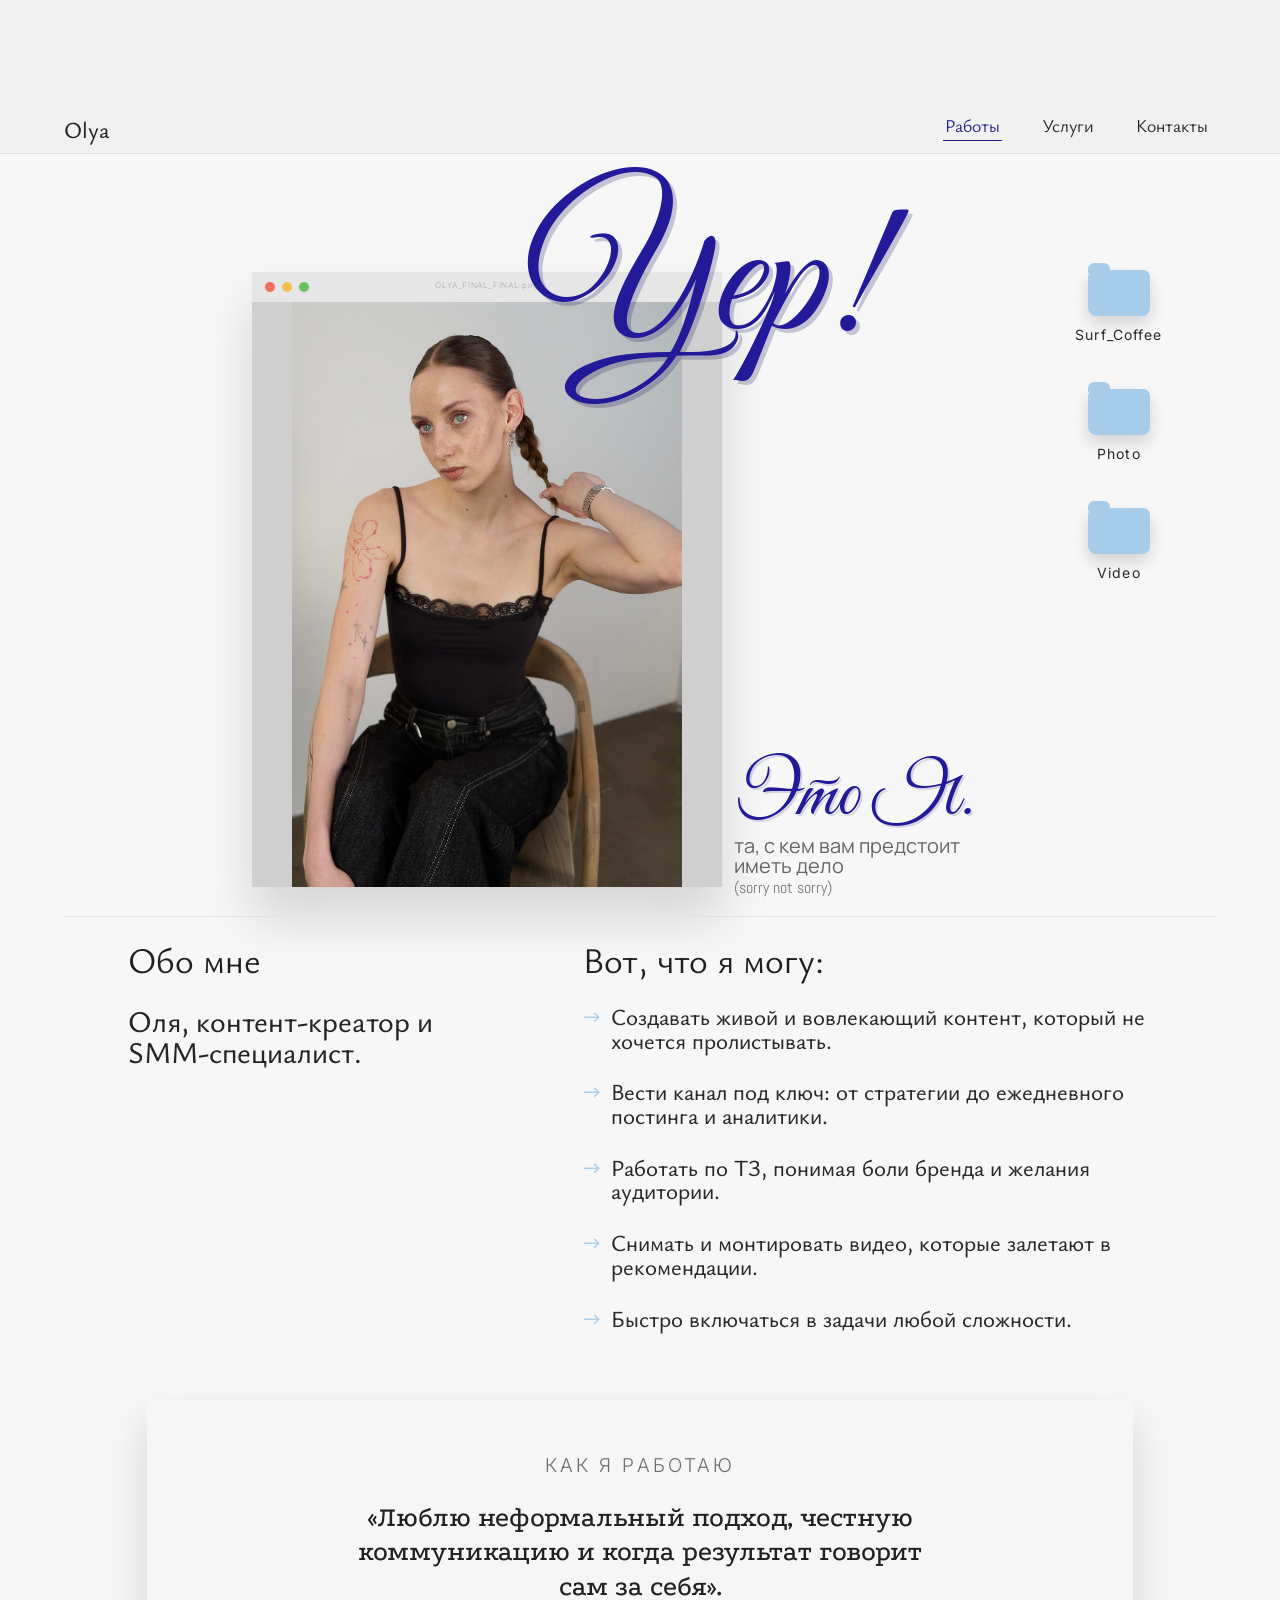
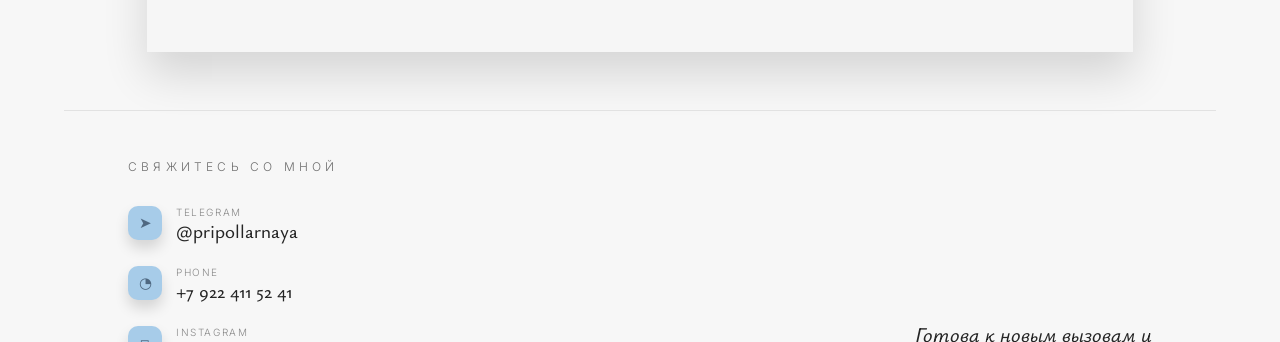
<file: index.html>
<!DOCTYPE html>
<html lang="ru">
<head>
  <meta charset="UTF-8" />
  <meta name="viewport" content="width=device-width, initial-scale=1.0" />
  <title>Olya Portfolio</title>

  <link rel="apple-touch-icon" sizes="180x180" href="./icons/apple-touch-icon.png">
  <link rel="icon" type="image/png" sizes="32x32" href="./icons/favicon-32x32.png">
  <!-- <link rel="icon" type="image/png" sizes="16x16" href="./icons/favicon-16x16.png"> -->
  <link rel="icon" href="./icons/favicon.ico">
  <link rel="shortcut icon" href="./icons/favicon.ico">
  <link rel="manifest" href="./icons/site.webmanifest">
  <meta name="theme-color" content="#ffffff">

  <link rel="preconnect" href="https://fonts.googleapis.com">
  <link rel="preconnect" href="https://fonts.gstatic.com" crossorigin>
  <link href="https://fonts.googleapis.com/css2?family=ABeeZee:ital@0;1&family=Abel&family=Bad+Script&family=Caveat:wght@400&family=Golos+Text:wght@400;500;600;700&family=Great+Vibes&family=Inter:wght@300;400;500;600;700&family=Kristi&family=Manrope:wght@300;400;500;600;700&family=Marck+Script&family=Neucha&family=Onest:wght@300;400;500;600;700&family=Ysabeau:ital,wght@0,1..1000;1,1..1000&display=swap" rel="stylesheet"><link rel="stylesheet" href="styles.css" />
  <link href="https://fonts.googleapis.com/css2?family=Podkova:wght@400;500;600;700;800&display=swap" rel="stylesheet">
  <link rel="stylesheet" href="styles.css" />
</head>
<body>
  <div class="page">
    <header class="site-header" id="home" data-section>
      <div class="logo">Olya</div>

      <nav class="main-nav" aria-label="Главное меню">
        <a class="active" href="#works">Работы</a>
        <a href="#services">Услуги</a>
        <a href="#contacts">Контакты</a>
      </nav>
    </header>

    <main>
      <section class="hero reveal" id="works" data-section>
        <div class="hero-main">
          <div class="photo-window">
            <div class="window-bar">
              <span class="dot red"></span>
              <span class="dot yellow"></span>
              <span class="dot green"></span>
              <span class="window-title">OLYA_FINAL_FINAL.png</span>
            </div>

            <div class="portrait">
              <img src="./images/olya.JPG" alt="Оля">
            </div>
          </div>

          <div class="hero-yep" data-motion>Yep!</div>

          <div class="hero-about" data-motion>
            <div class="hero-about-title">Это Я.</div>

            <div class="hero-about-subtitle">
              <span class="hero-kristi">
                та, с кем вам предстоит<br>
                иметь дело
              </span>
              <span class="hero-abel">(sorry not sorry)</span>
            </div>
          </div>
        </div>

        <aside class="hero-folders" aria-label="Разделы портфолио">
          <button class="folder" type="button" data-folder="Surf_Coffee" data-page="./surf_coffee.html">
            <span class="folder-icon" aria-hidden="true"></span>
            <span class="folder-name">Surf_Coffee</span>
          </button>

          <button class="folder" type="button" data-folder="Photo" data-page="./photo.html">
            <span class="folder-icon" aria-hidden="true"></span>
            <span class="folder-name">Photo</span>
          </button>

          <button class="folder" type="button" data-folder="Video" data-page="./video.html">
            <span class="folder-icon" aria-hidden="true"></span>
            <span class="folder-name">Video</span>
          </button>
        </aside>
      </section>


      <section class="about-skills reveal" id="about" data-section>
        <div class="about-column">
          <h2>Обо мне</h2>
          <p>
            Оля, контент-креатор и<br>
            SMM-специалист.
          </p>
        </div>

        <div class="skills-column" id="services" data-section>
          <h2>Вот, что я могу:</h2>

          <ul class="skills-list">
            <li>Создавать живой и вовлекающий контент, который не хочется пролистывать.</li>
            <li>Вести канал под ключ: от стратегии до ежедневного постинга и аналитики.</li>
            <li>Работать по ТЗ, понимая боли бренда и желания аудитории.</li>
            <li>Снимать и монтировать видео, которые залетают в рекомендации.</li>
            <li>Быстро включаться в задачи любой сложности.</li>
          </ul>
        </div>
      </section>

      <section class="work-style reveal" data-section>
        <div class="quote-card">
          <div class="quote-label">КАК Я РАБОТАЮ</div>
          <blockquote>
            «Люблю неформальный подход, честную<br>
            коммуникацию и когда результат говорит<br>
            сам за себя».
          </blockquote>
        </div>
      </section>

      <footer class="contacts reveal" id="contacts" data-section>
        <div class="contacts-left">
          <div class="contacts-caption">СВЯЖИТЕСЬ СО МНОЙ</div>

          <a class="contact-row contact-link" href="https://t.me/pripollarnaya" target="_blank" rel="noopener noreferrer">
            <span class="contact-icon" aria-hidden="true">➤</span>
            <span class="contact-info">
              <span class="contact-type">TELEGRAM</span>
              <span class="contact-value">@pripollarnaya</span>
            </span>
          </a>

          <a class="contact-row contact-link" href="tel:+79224115241">
            <span class="contact-icon" aria-hidden="true">◔</span>
            <span class="contact-info">
              <span class="contact-type">PHONE</span>
              <span class="contact-value">+7 922 411 52 41</span>
            </span>
          </a>

          <a class="contact-row contact-link" href="https://www.instagram.com/pripollarnaya" target="_blank" rel="noopener noreferrer">
            <span class="contact-icon" aria-hidden="true">⧇</span>
            <span class="contact-info">
              <span class="contact-type">INSTAGRAM</span>
              <span class="contact-value">@pripollarnaya</span>
           </span>
          </a>

        </div>

        <div class="contacts-right">
          Готова к новым вызовам и<br>
          интересным проектам.
        </div>
      </footer>
    </main>

    <div class="toast" id="folder-toast" role="status" aria-live="polite" aria-atomic="true"></div>
  </div>

  <script src="script.js"></script>
</body>
</html>
</file>
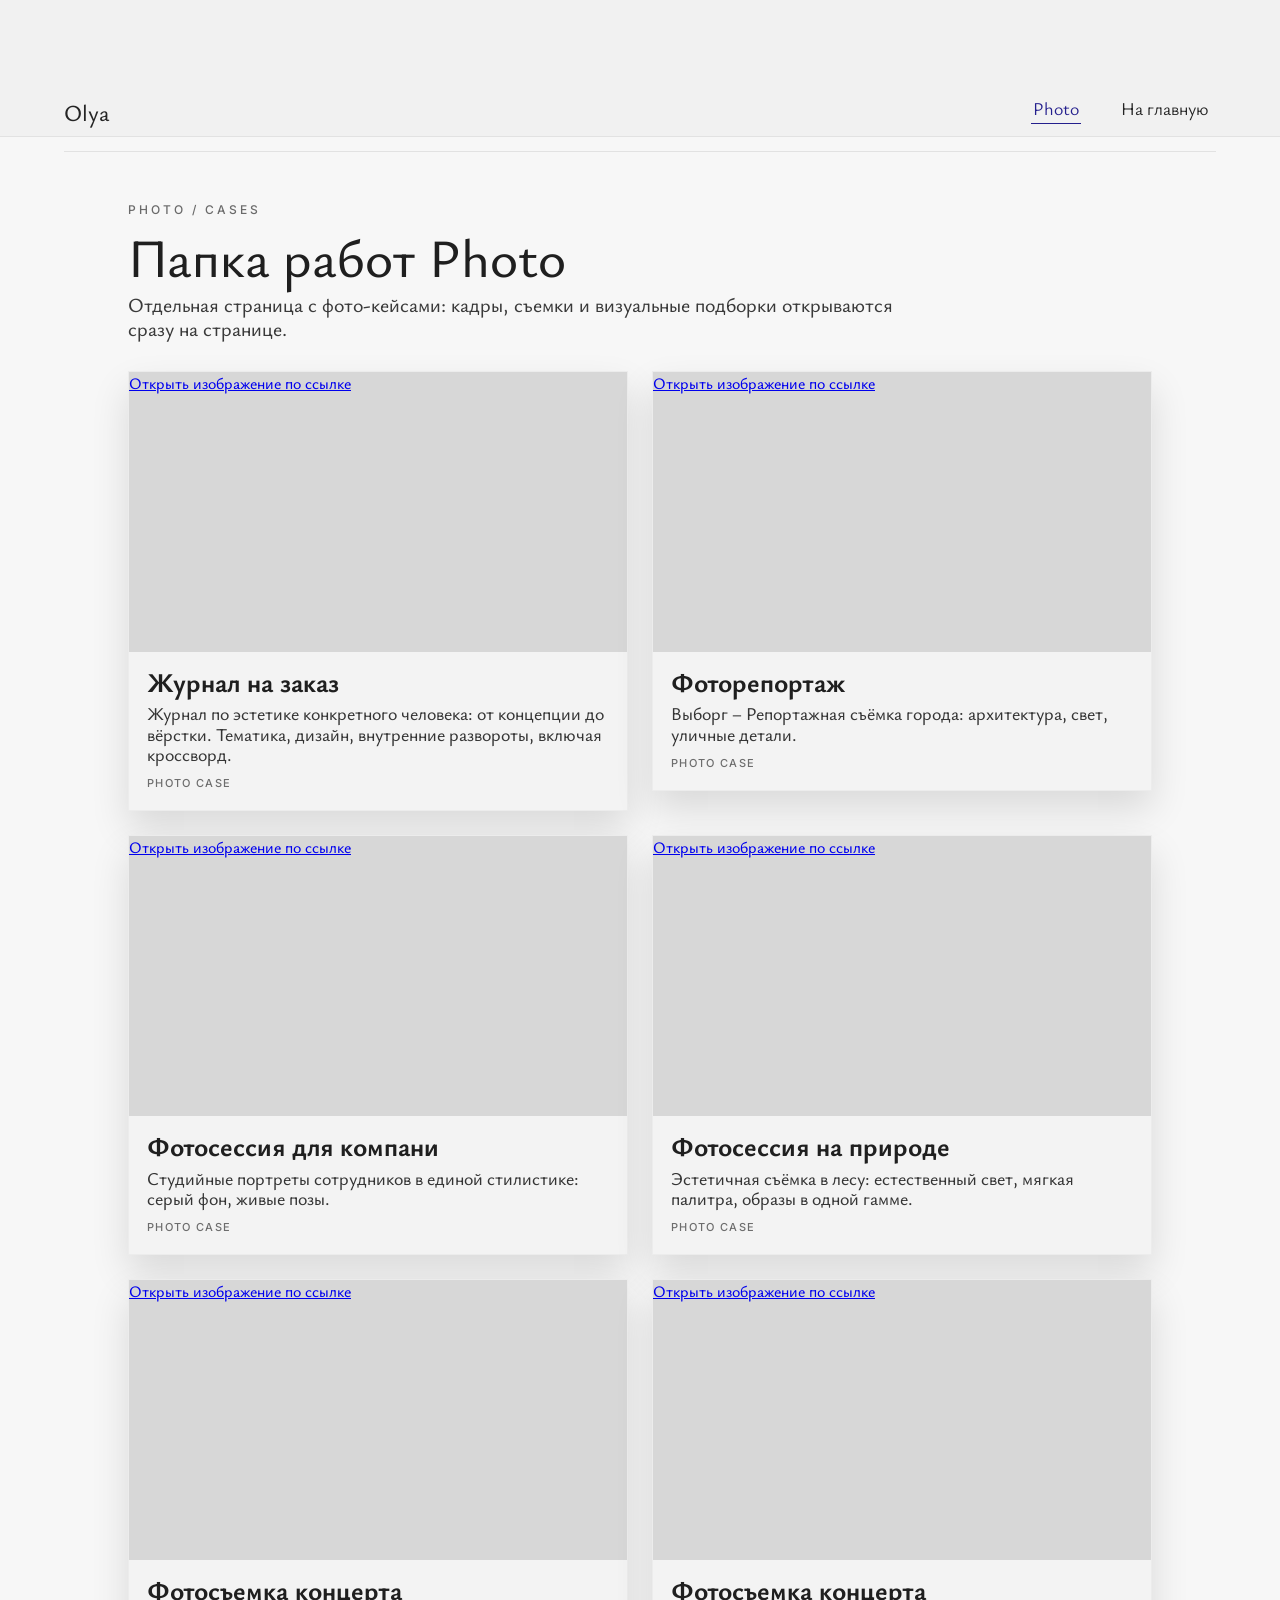
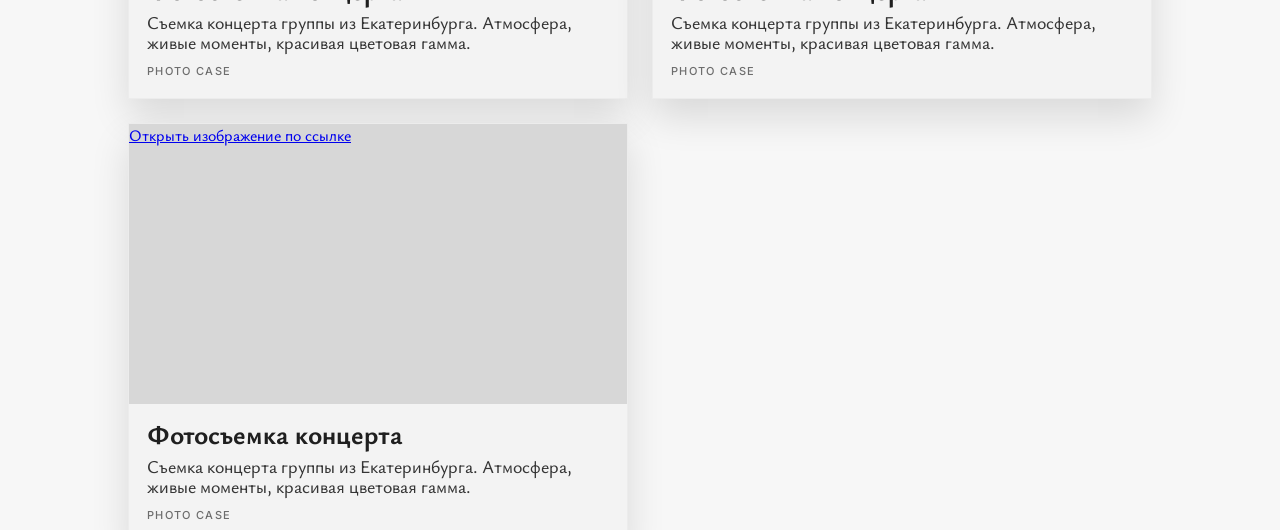
<file: photo.html>
<!DOCTYPE html>
<html lang="ru">
<head>

  <meta charset="UTF-8" />
  <meta name="viewport" content="width=device-width, initial-scale=1.0" />
  <title>Photo — Olya Portfolio</title>

  <link rel="apple-touch-icon" sizes="180x180" href="./icons/apple-touch-icon.png">
  <link rel="icon" type="image/png" sizes="32x32" href="./icons/favicon-32x32.png">
  <!-- <link rel="icon" type="image/png" sizes="16x16" href="./icons/favicon-16x16.png"> -->
  <link rel="icon" href="./icons/favicon.ico">
  <link rel="shortcut icon" href="./icons/favicon.ico">
  <link rel="manifest" href="./icons/site.webmanifest">
  <meta name="theme-color" content="#ffffff">

  <link rel="preconnect" href="https://fonts.googleapis.com">
  <link rel="preconnect" href="https://fonts.gstatic.com" crossorigin>
  <link href="https://fonts.googleapis.com/css2?family=ABeeZee:ital@0;1&family=Abel&family=Bad+Script&family=Caveat:wght@400&family=Golos+Text:wght@400;500;600;700&family=Great+Vibes&family=Inter:wght@300;400;500;600;700&family=Kristi&family=Manrope:wght@300;400;500;600;700&family=Marck+Script&family=Neucha&family=Onest:wght@300;400;500;600;700&family=Ysabeau:ital,wght@0,1..1000;1,1..1000&display=swap" rel="stylesheet">
  <link rel="stylesheet" href="styles.css" />
</head>
<body>
  <div class="page">
    <header class="site-header" id="photo-home" data-section>
      <div class="logo">Olya</div>

      <nav class="main-nav" aria-label="Меню страницы Photo">
        <a class="active" href="#photo-home">Photo</a>
        <a href="./index.html">На главную</a>
      </nav>
    </header>

    <main>
      <section class="surf-works reveal" id="photo-works" data-section>
        <div class="section-head">
          <p class="section-kicker">PHOTO / CASES</p>
          <h1>Папка работ Photo</h1>
          <p class="section-text">Отдельная страница с фото-кейсами: кадры, съемки и визуальные подборки открываются сразу на странице.</p>
        </div>

        <div class="surf-grid" id="works-grid" data-works-json="./data/photo-works.json" data-case-label="PHOTO CASE" aria-live="polite"></div>
      </section>
    </main>
  </div>

  <script src="script.js"></script>
</body>
</html>
</file>
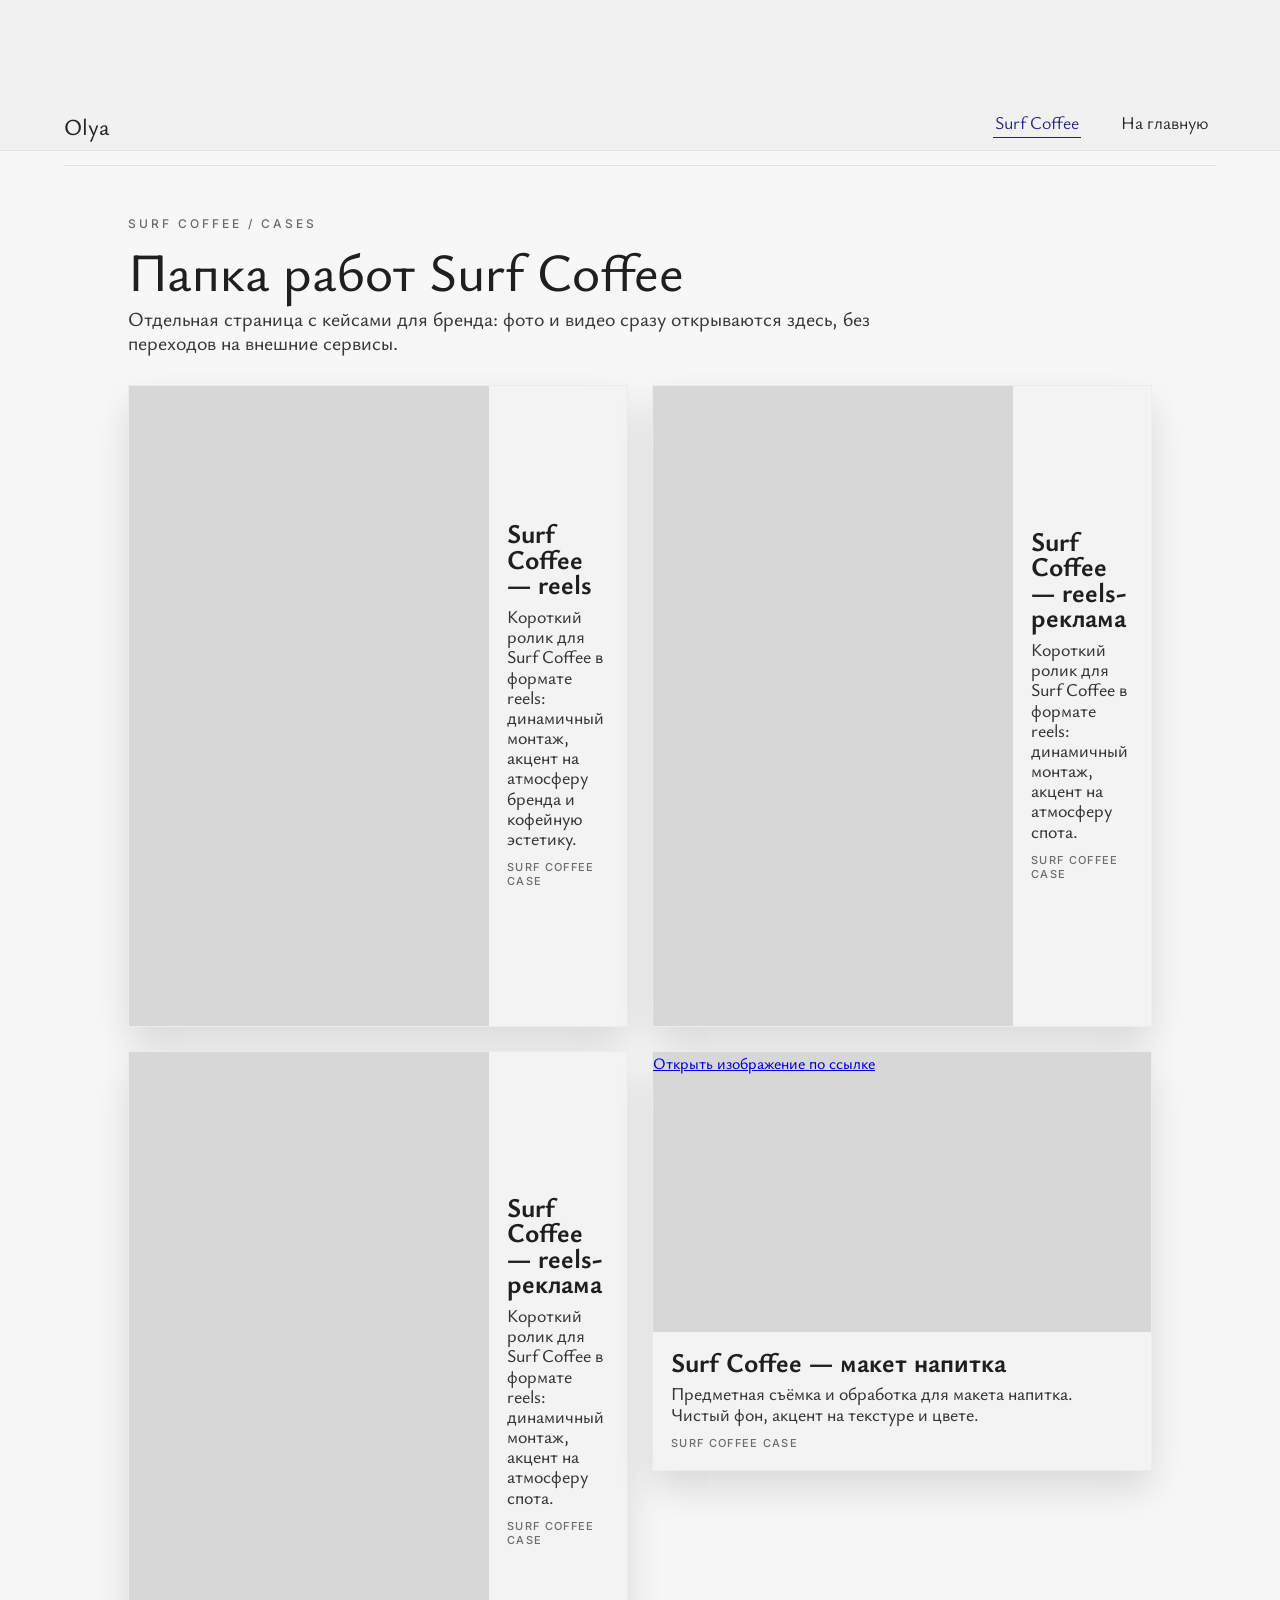
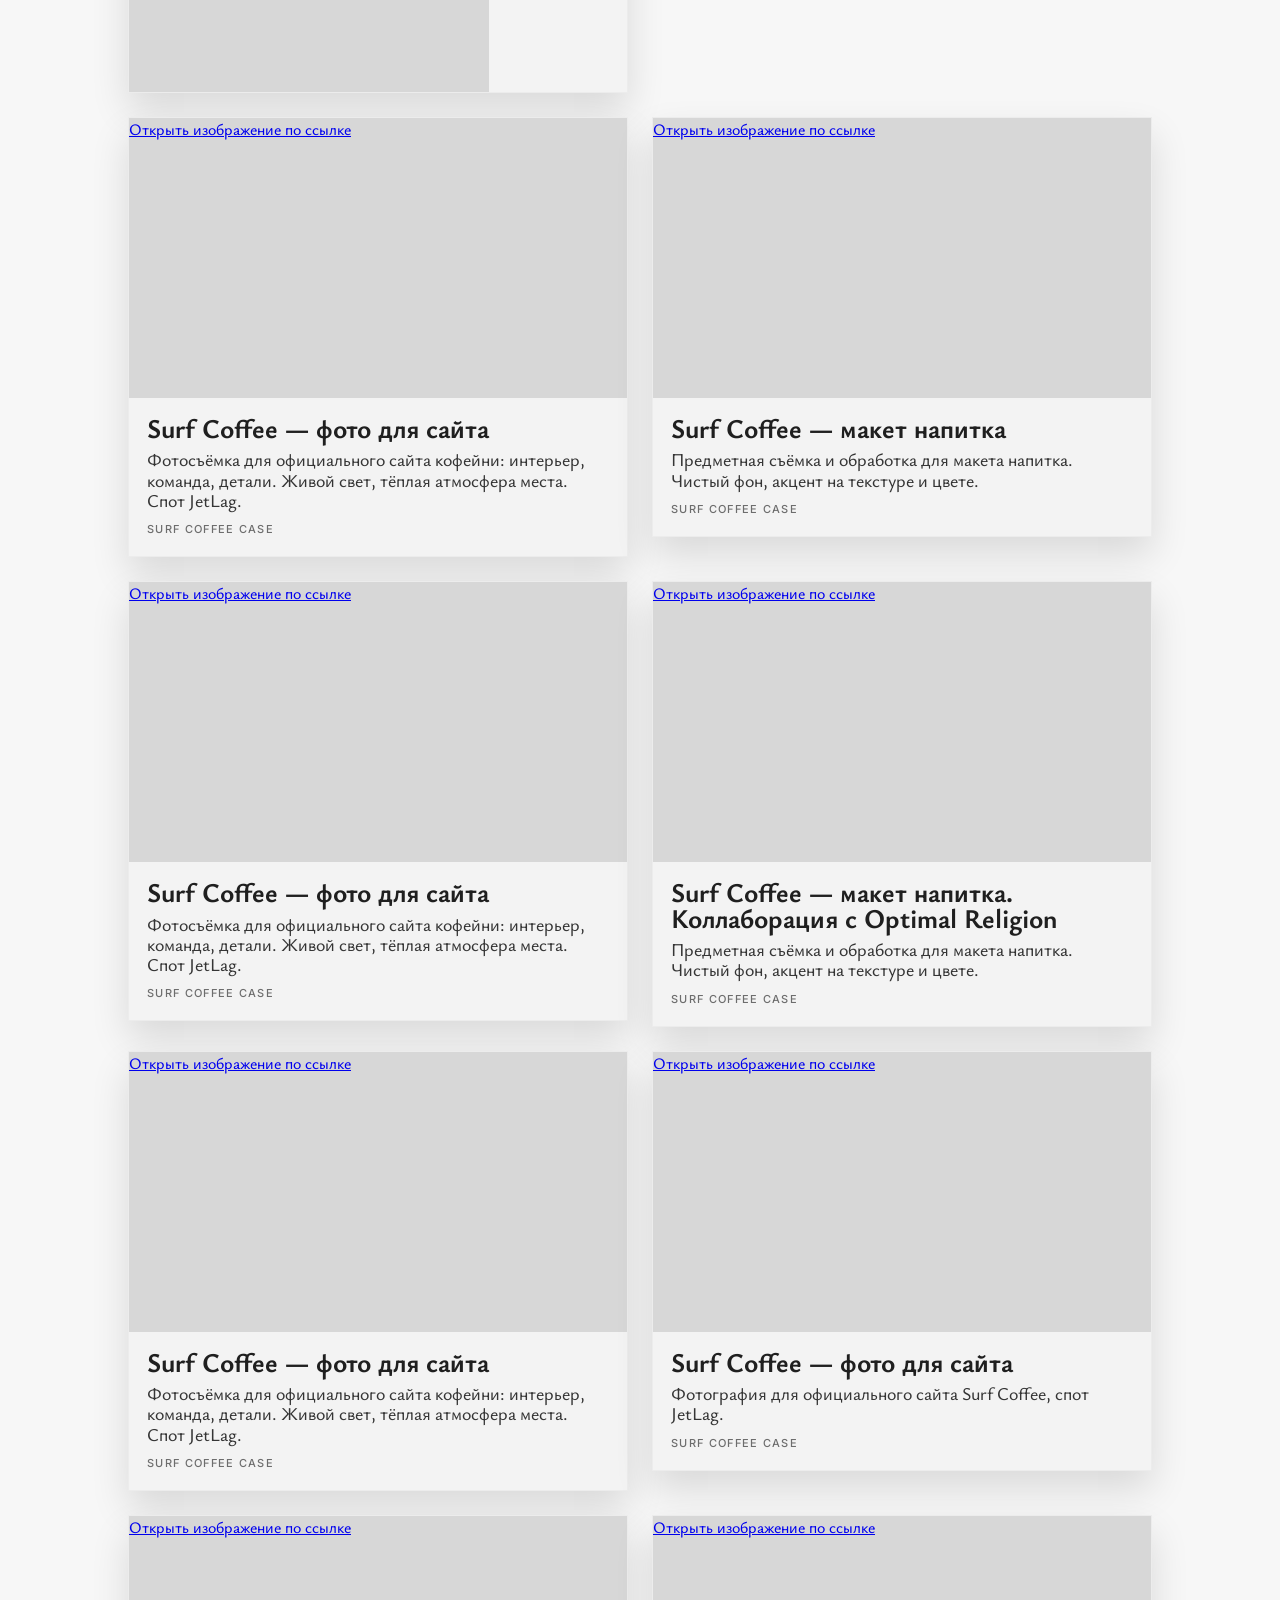
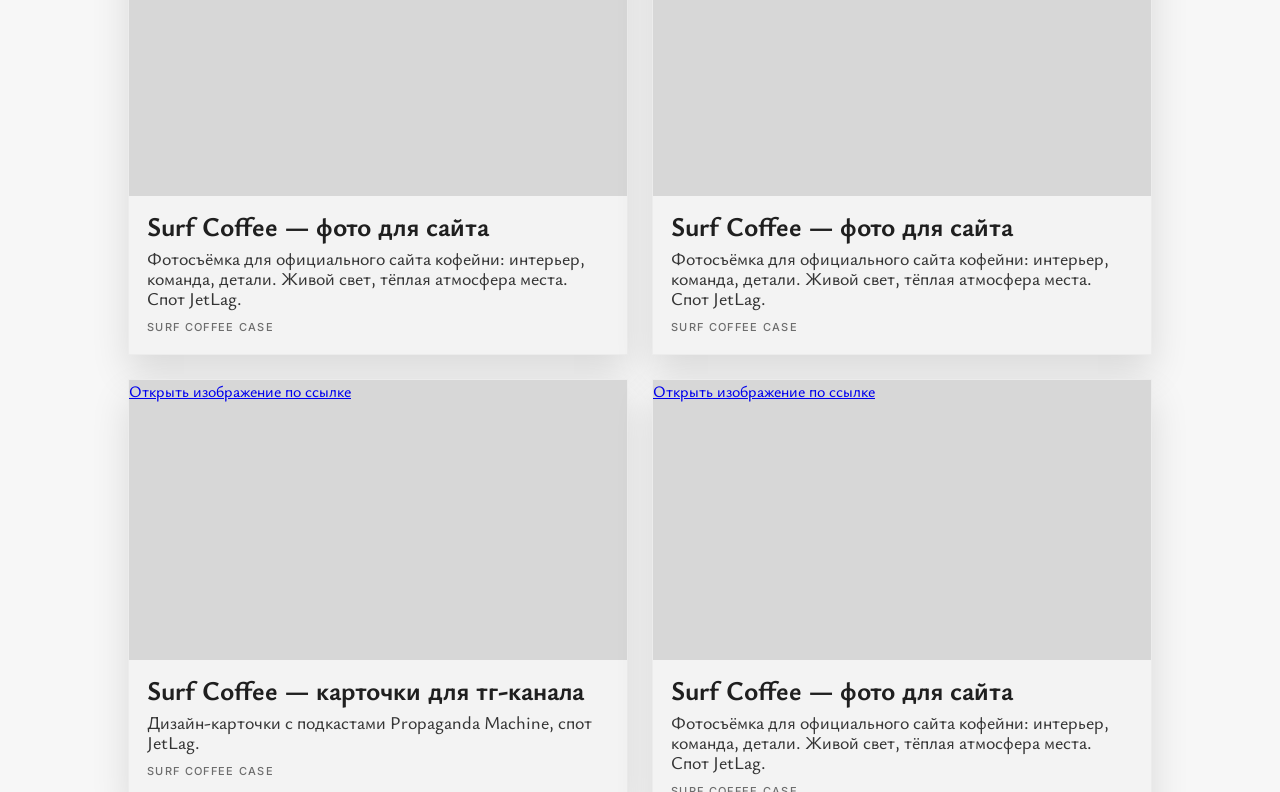
<file: surf_coffee.html>
<!DOCTYPE html>
<html lang="ru">
<head>
  <meta charset="UTF-8" />
  <meta name="viewport" content="width=device-width, initial-scale=1.0" />
  <title>Surf Coffee — Olya Portfolio</title>

  <link rel="apple-touch-icon" sizes="180x180" href="./icons/apple-touch-icon.png">
  <link rel="icon" type="image/png" sizes="32x32" href="./icons/favicon-32x32.png">
  <!-- <link rel="icon" type="image/png" sizes="16x16" href="./icons/favicon-16x16.png"> -->
  <link rel="icon" href="./icons/favicon.ico">
  <link rel="shortcut icon" href="./icons/favicon.ico">
  <link rel="manifest" href="./icons/site.webmanifest">
  <meta name="theme-color" content="#ffffff">

  <link rel="preconnect" href="https://fonts.googleapis.com">
  <link rel="preconnect" href="https://fonts.gstatic.com" crossorigin>
  <link href="https://fonts.googleapis.com/css2?family=ABeeZee:ital@0;1&family=Abel&family=Bad+Script&family=Caveat:wght@400&family=Golos+Text:wght@400;500;600;700&family=Great+Vibes&family=Inter:wght@300;400;500;600;700&family=Kristi&family=Manrope:wght@300;400;500;600;700&family=Marck+Script&family=Neucha&family=Onest:wght@300;400;500;600;700&family=Ysabeau:ital,wght@0,1..1000;1,1..1000&display=swap" rel="stylesheet">
  <link rel="stylesheet" href="styles.css" />
</head>
<body>
  <div class="page">
    <header class="site-header" id="surf-home" data-section>
      <div class="logo">Olya</div>

      <nav class="main-nav" aria-label="Меню страницы Surf Coffee">
        <a class="active" href="#surf-home">Surf Coffee</a>
        <a href="./index.html">На главную</a>
      </nav>
    </header>

    <main>
      <section class="surf-works reveal" id="surf-coffee" data-section>
        <div class="section-head">
          <p class="section-kicker">SURF COFFEE / CASES</p>
          <h1>Папка работ Surf Coffee</h1>
          <p class="section-text">Отдельная страница с кейсами для бренда: фото и видео сразу открываются здесь, без переходов на внешние сервисы.</p>
        </div>

        <div class="surf-grid" id="works-grid" data-works-json="./data/surf-works.json" data-case-label="SURF COFFEE CASE" aria-live="polite"></div>
      </section>
    </main>
  </div>

  <script src="script.js"></script>
</body>
</html>
</file>
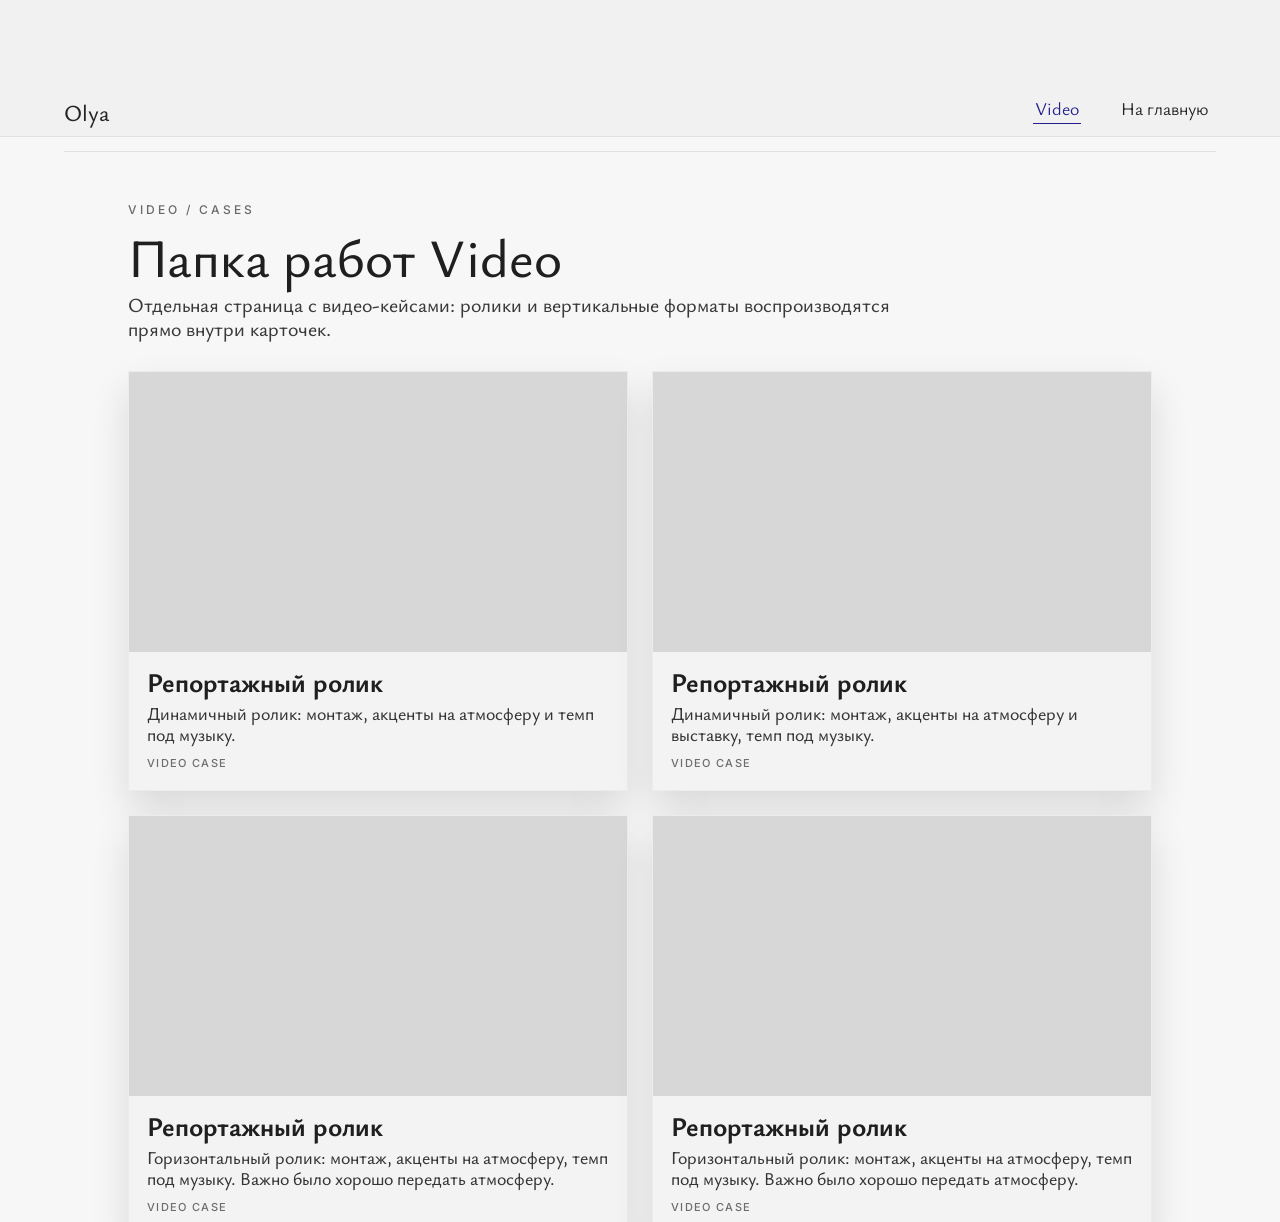
<file: video.html>
<!DOCTYPE html>
<html lang="ru">
<head>

  <link rel="apple-touch-icon" sizes="180x180" href="./icons/apple-touch-icon.png">
  <link rel="icon" type="image/png" sizes="32x32" href="./icons/favicon-32x32.png">
  <!-- <link rel="icon" type="image/png" sizes="16x16" href="./icons/favicon-16x16.png"> -->
  <link rel="icon" href="./icons/favicon.ico">
  <link rel="shortcut icon" href="./icons/favicon.ico">
  <link rel="manifest" href="./icons/site.webmanifest">
  <meta name="theme-color" content="#ffffff">

  <meta charset="UTF-8" />
  <meta name="viewport" content="width=device-width, initial-scale=1.0" />
  <title>Video — Olya Portfolio</title>

  <link rel="preconnect" href="https://fonts.googleapis.com">
  <link rel="preconnect" href="https://fonts.gstatic.com" crossorigin>
  <link href="https://fonts.googleapis.com/css2?family=ABeeZee:ital@0;1&family=Abel&family=Bad+Script&family=Caveat:wght@400&family=Golos+Text:wght@400;500;600;700&family=Great+Vibes&family=Inter:wght@300;400;500;600;700&family=Kristi&family=Manrope:wght@300;400;500;600;700&family=Marck+Script&family=Neucha&family=Onest:wght@300;400;500;600;700&family=Ysabeau:ital,wght@0,1..1000;1,1..1000&display=swap" rel="stylesheet">
  <link rel="stylesheet" href="styles.css" />
</head>
<body>
  <div class="page">
    <header class="site-header" id="video-home" data-section>
      <div class="logo">Olya</div>

      <nav class="main-nav" aria-label="Меню страницы Video">
        <a class="active" href="#video-home">Video</a>
        <a href="./index.html">На главную</a>
      </nav>
    </header>

    <main>
      <section class="surf-works reveal" id="video-works" data-section>
        <div class="section-head">
          <p class="section-kicker">VIDEO / CASES</p>
          <h1>Папка работ Video</h1>
          <p class="section-text">Отдельная страница с видео-кейсами: ролики и вертикальные форматы воспроизводятся прямо внутри карточек.</p>
        </div>

        <div class="surf-grid" id="works-grid" data-works-json="./data/video-works.json" data-case-label="VIDEO CASE" aria-live="polite"></div>
      </section>
    </main>
  </div>

  <script src="script.js"></script>
</body>
</html>
</file>
<file: styles.css>
* {
  box-sizing: border-box;
}

:root {
  --bg: #f7f7f7;
  --text: #1f1f1f;
  --line: #e2e2e2;
  --accent: #221a98;
  --muted: #767676;
  --folder: #a7cce9;
  --header-height: 74px;
  --side-gap: clamp(20px, 5vw, 80px);
  --quote-inset: clamp(16px, 1.5vw, 28px);
}

html,
body {
  margin: 0;
  padding: 0;
  width: 100%;
  overflow-x: hidden;
  background: var(--bg);
  color: var(--text);
}

body {
  font-family: 'Ysabeau', sans-serif;
  font-weight: 500;
}

.page {
  width: 100%;
  margin: 0;
  min-height: 100vh;
  background: var(--bg);
  padding: calc(var(--header-height) + 8px) var(--side-gap) 40px;
}



.site-header {
  position: fixed;
  top: 0;
  left: 0;
  right: 0;
  z-index: 20;
  height: var(--header-height);
  display: flex;
  align-items: flex-end;
  justify-content: space-between;
  border-bottom: 1px solid var(--line);
  width: 100%;
  margin-left: 0;
  padding: 0 calc(var(--side-gap) + 6px) 12px var(--side-gap);
  background: rgba(239, 239, 239, 0.75);
  backdrop-filter: blur(0);
  transition: background 0.25s ease, box-shadow 0.25s ease, backdrop-filter 0.25s ease;
}

.site-header.is-scrolled {
  background: rgba(239, 239, 239, 0.94);
  backdrop-filter: blur(7px);
  box-shadow: 0 10px 24px rgba(0, 0, 0, 0.12);
}

.logo {
  font-size: 23px;
  color: #252525;
  line-height: 1;
  padding-top: 4px;
}

.main-nav {
  display: flex;
  gap: 38px;
  align-items: center;
}

.main-nav a {
  font-size: 18px;
  font-weight: 400;
  color: #242424;
  text-decoration: none;
  line-height: 1;
  padding: 6px 2px;
  border-bottom: 1px solid transparent;
  transition: color 0.22s ease, border-color 0.22s ease;
}

.main-nav a:hover,
.main-nav a.active {
  color: #241f8d;
  border-bottom-color: #241f8d;
}

.hero {
  display: flex;
  justify-content: space-between;
  align-items: flex-start;
  padding: 56px 20px 0 110px;
  min-height: 760px;
  scroll-margin-top: calc(var(--header-height) + 20px);
}

.hero-main {
  position: relative;
  width: 900px;
  height: 670px;
}

.photo-window {
  position: absolute;
  left: 78px;
  top: 54px;
  width: 470px;
  background: #f7f7f7;
  box-shadow: 0 30px 48px rgba(0, 0, 0, 0.14);
}

.window-bar {
  position: relative;
  height: 30px;
  background: #e6e6e6;
  display: flex;
  align-items: center;
  padding-left: 13px;
}

.dot {
  width: 10px;
  height: 10px;
  border-radius: 50%;
  margin-right: 7px;
  display: inline-block;
}

.dot.red { background: #f16d5c; }
.dot.yellow { background: #f2be4d; }
.dot.green { background: #68c25d; }

.window-title {
  position: absolute;
  left: 50%;
  transform: translateX(-50%);
  top: 8px;
  font-family: "Inter", sans-serif;
  font-size: 8px;
  font-weight: 300;
  letter-spacing: 0.08em;
  color: #aaa;
  white-space: nowrap;
}

.portrait {
  width: 100%;
  height: 585px;
  overflow: hidden;
  background: #cfcfcf;
}

.portrait img {
  width: 100%;
  height: 100%;
  object-fit: contain;
  display: block;
}

.portrait-placeholder {
  width: 100%;
  height: 100%;
  background:
    radial-gradient(circle at 50% 30%, rgba(255, 255, 255, 0.85) 0 8%, transparent 9%),
    radial-gradient(circle at 43% 33%, rgba(255, 255, 255, 0.55) 0 2%, transparent 3%),
    radial-gradient(circle at 57% 33%, rgba(255, 255, 255, 0.55) 0 2%, transparent 3%),
    linear-gradient(180deg, rgba(255, 255, 255, 0.16), rgba(0, 0, 0, 0.1)),
    linear-gradient(135deg, #cfcfcf 0%, #9f9f9f 100%);
  filter: grayscale(1);
}

.hero-yep {
  position: absolute;
  top: -18px;
  left: 350px;
  font-family: "Great Vibes", cursive;
  font-size: 190px;
  line-height: 0.9;
  color: var(--accent);
  text-shadow: 4px 4px 0 rgba(20, 14, 90, 0.22);
  z-index: 2;
  will-change: transform;
}

.hero-about {
  position: absolute;
  left: 560px;
  top: 542px;
  width: 310px;
  will-change: transform;
}

.hero-about-title {
  font-family: "Great Vibes", cursive;
  font-size: 76px;
  line-height: 0.95;
  color: var(--accent);
  text-shadow: 2px 2px 0 rgba(20, 14, 90, 0.15);
  margin-bottom: 4px;
}

.hero-about-subtitle {
  display: flex;
  align-items: baseline;
  flex-wrap: wrap;
  gap: 5px;
  max-width: 290px;
}

.hero-kristi {
  font-family: "Manrope", sans-serif;
  font-size: 20px;
  line-height: 0.98;
  color: #666;
  font-weight: 400;
}
.hero-abel {
  font-family: "Abel", sans-serif;
  font-size: 16px;
  color: var(--muted);
  line-height: 1;
}

.hero-folders {
  width: 160px;
  padding-top: 52px;
  display: flex;
  flex-direction: column;
  gap: 46px;
  align-items: center;
}

.folder {
  width: 120px;
  text-align: center;
  border: 0;
  background: transparent;
  padding: 0;
  cursor: pointer;
  transition: transform 0.22s ease;
}

.folder:hover {
  transform: translateY(-4px);
}

.folder-icon {
  width: 62px;
  height: 46px;
  margin: 0 auto 10px;
  position: relative;
  background: var(--folder);
  border-radius: 7px 7px 8px 8px;
  box-shadow: 0 8px 16px rgba(0, 0, 0, 0.14);
  transition: box-shadow 0.22s ease, transform 0.22s ease;
  display: block;
}

.folder:hover .folder-icon,
.folder:focus-visible .folder-icon {
  transform: translateY(-2px);
  box-shadow: 0 16px 28px rgba(0, 0, 0, 0.2);
}

.folder-icon::before {
  content: "";
  position: absolute;
  top: -7px;
  left: 0;
  width: 22px;
  height: 10px;
  background: var(--folder);
  border-radius: 6px 6px 0 0;
}

.folder-name {
  font-family: "Inter", sans-serif;
  font-size: 14px;
  letter-spacing: 0.08em;
  color: #2a2a2a;
}

.about-skills {
  border-top: 1px solid var(--line);
  margin-top: -6px;
  padding: 24px var(--side-gap) 0;
  display: grid;
  grid-template-columns: 315px 1fr;
  column-gap: 140px;
  scroll-margin-top: calc(var(--header-height) + 20px);
}

.about-column h2,
.skills-column h2 {
  margin: 0 0 28px;
  font-size: 36px;
  font-weight: 700;
  color: #1f1f1f;
  line-height: 1;
}

.about-column p {
  margin: 0;
  font-size: 30px;
  line-height: 1.04;
  color: #252525;
}

.skills-list {
  list-style: none;
  margin: 0;
  padding: 0;
}

.skills-list li {
  position: relative;
  margin-bottom: 28px;
  padding-left: 28px;
  font-size: 23px;
  line-height: 1.03;
  color: #2a2a2a;
  max-width: 760px;
}

.skills-list li::before {
  content: "→";
  position: absolute;
  left: 0;
  top: -1px;
  color: var(--folder);
  font-size: 22px;
}

.work-style {
  padding: 42px var(--side-gap) 58px;
  scroll-margin-top: calc(var(--header-height) + 20px);
}

.quote-card {
  margin: 0 var(--quote-inset);
  background: #f6f6f6;
  box-shadow: 0 22px 42px rgba(0, 0, 0, 0.14);
  text-align: center;
  padding: 54px 40px 48px;
}

.quote-label {
  font-family: "Inter", sans-serif;
  font-size: 19px;
  font-weight: 300;
  letter-spacing: 0.16em;
  color: #6e6e6e;
  margin-bottom: 24px;
}

.quote-card blockquote {
  margin: 0;
  font-family: "Podkova", serif;
  font-style: normal;
  font-size: 28px;
  line-height: 1.22;
  color: #212121;
}

.contacts {
  border-top: 1px solid var(--line);
  margin: 0;
  padding: 48px var(--side-gap) 0;
  display: flex;
  justify-content: space-between;
  align-items: flex-end;
  scroll-margin-top: calc(var(--header-height) + 20px);
}

.contacts-left { width: 340px; }

.contacts-caption {
  font-family: "Inter", sans-serif;
  font-size: 12px;
  font-weight: 300;
  letter-spacing: 0.35em;
  color: #707070;
  margin-bottom: 28px;
}

.contact-row {
  display: flex;
  align-items: center;
  gap: 14px;
  margin-bottom: 18px;
}

.contact-link {
  text-decoration: none;
  border-radius: 12px;
  padding: 4px;
  margin-left: -4px;
  transition: background-color 0.2s ease;
}

.contact-link:hover,
.contact-link:focus-visible {
  background-color: rgba(167, 204, 233, 0.2);
}

.contact-icon {
  width: 34px;
  height: 34px;
  border-radius: 10px;
  background: var(--folder);
  color: #4f6881;
  display: flex;
  align-items: center;
  justify-content: center;
  font-size: 15px;
  font-family: "Inter", sans-serif;
  box-shadow: 0 8px 14px rgba(0, 0, 0, 0.14);
}

.contact-type {
  display: block;
  font-family: "Inter", sans-serif;
  font-size: 10px;
  font-weight: 300;
  letter-spacing: 0.16em;
  color: #8a8a8a;
  margin-bottom: 3px;
}

.contact-value {
  display: block;
  font-size: 19px;
  color: #252525;
  line-height: 1;
}

.contacts-right {
  max-width: 360px;
  text-align: right;
  font-size: 21px;
  line-height: 1.25;
  font-style: italic;
  color: #252525;
  padding-bottom: 8px;
}

.toast {
  position: fixed;
  right: 28px;
  bottom: 24px;
  background: rgba(33, 33, 33, 0.92);
  color: #f2f2f2;
  font-family: "Inter", sans-serif;
  font-size: 13px;
  padding: 12px 14px;
  border-radius: 10px;
  transform: translateY(24px);
  opacity: 0;
  pointer-events: none;
  transition: transform 0.22s ease, opacity 0.22s ease;
}

.toast.is-visible {
  transform: translateY(0);
  opacity: 1;
}

.reveal {
  opacity: 0;
  transform: translateY(24px);
  transition: opacity 0.6s ease, transform 0.6s ease;
}

.reveal.is-visible {
  opacity: 1;
  transform: translateY(0);
}

.about-column h2,
.skills-column h2 {
  margin: 0 0 28px;
  font-size: 36px;
  font-family: "Ysabeau", sans-serif;
  font-weight: 400;
  color: #1f1f1f;
  line-height: 1;
}

@media (max-width: 1220px) {
  .page { padding-inline: clamp(18px, 4vw, 48px); }
  .site-header { padding-inline: clamp(18px, 4vw, 48px); }
  .hero {
    padding-left: 24px;
    padding-right: 8px;
  }
  .hero-main { width: min(760px, 100%); }
  .hero-yep { left: 280px; font-size: 160px; }
  .hero-about { left: 490px; }
}

@media (max-width: 1024px) {
  .site-header {
    padding-inline: 20px;
    height: auto;
    padding-block: 14px;
    align-items: center;
  }

  .main-nav {
    gap: 18px;
    flex-wrap: wrap;
    justify-content: flex-end;
  }

  .main-nav a { font-size: 16px; }

  .hero {
    min-height: auto;
    padding: 34px 0 0;
    gap: 24px;
  }

  .hero-main {
    width: 100%;
    height: auto;
    min-height: 620px;
  }

  .photo-window {
    left: 30px;
    width: min(520px, 62vw);
  }

  .hero-yep {
    left: min(46vw, 390px);
    top: -6px;
    font-size: clamp(120px, 16vw, 168px);
  }

  .hero-about {
    left: min(54vw, 560px);
    top: 460px;
    width: min(300px, 34vw);
  }

  .hero-about-title { font-size: 68px; }

  .about-skills {
    grid-template-columns: 1fr;
    row-gap: 36px;
    padding-top: 36px;
  }

  .contacts {
    gap: 28px;
  }
}

@media (max-width: 768px) {
  .page {
    padding-inline: 14px;
    padding-bottom: 28px;
  }

  .site-header {
    width: 100%;
    padding-inline: 6px;
    gap: 12px;
    align-items: flex-start;
    flex-direction: column;
  }

  .logo { font-size: 24px; }

  .main-nav {
    width: 100%;
    justify-content: space-between;
    gap: 8px;
  }

  .main-nav a {
    font-size: 15px;
    flex: 1 1 0;
    text-align: center;
    padding: 4px 0;
  }

  .hero {
    flex-direction: column;
    padding-top: 24px;
  }

  .hero-main {
    min-height: 0;
    overflow: visible;
    padding-top: 18px;
  }

  .photo-window {
    position: relative;
    left: 0;
    top: 0;
    width: 100%;
    max-width: 460px;
    margin: 0 auto;
  }

  .portrait { height: 500px; }

  .hero-yep {
    left: 52%;
    top: -32px;
    font-size: clamp(96px, 24vw, 140px);
    transform: translateX(-6%);
  }

  .hero-about {
    position: relative;
    left: 0;
    top: 0;
    width: 100%;
    max-width: 460px;
    margin: 14px auto 0;
    text-align: left;
  }

  .hero-about-title { font-size: 62px; }

  .hero-kristi { font-size: 28px; }

  .hero-folders {
    width: 100%;
    flex-direction: row;
    justify-content: space-between;
    gap: 12px;
    padding-top: 4px;
  }

  .folder {
    width: calc(33.33% - 8px);
  }

  .about-skills,
  .work-style,
  .contacts {
    padding-inline: 0;
  }

  .about-skills {
    margin-top: 14px;
  }

  .about-column h2,
  .skills-column h2 { font-size: 34px; }

  .about-column p,
  .skills-list li { font-size: 24px; }

  .quote-card {
    padding: 34px 22px;
  }

  .quote-card blockquote {
    font-size: 30px;
    line-height: 1.18;
  }

  .contacts {
    flex-direction: column;
    align-items: flex-start;
  }

  .contacts-right {
    text-align: left;
    font-size: 24px;
    max-width: 100%;
  }

  .toast {
    right: 12px;
    left: 12px;
    bottom: 12px;
  }

  

}



@media (max-width: 540px) {
  .main-nav a { font-size: 14px; }

  .portrait { height: 390px; }

  .hero-about-title { font-size: 54px; }

  .hero-kristi { font-size: 22px; }

  .hero-abel { font-size: 14px; }

  .folder-name {
    font-size: 12px;
    letter-spacing: 0.04em;
  }

  .about-column h2,
  .skills-column h2 { font-size: 30px; }

  .about-column p,
  .skills-list li {
    font-size: 20px;
    line-height: 1.14;
  }

  .skills-list li {
    margin-bottom: 20px;
    padding-left: 22px;
  }

  .quote-card blockquote { font-size: 28px; }

  .contact-value { font-size: 18px; }

  .contacts-right { font-size: 28px; }
}

@media (prefers-reduced-motion: reduce) {
  * {
    animation: none !important;
    transition-duration: 0.01ms !important;
    scroll-behavior: auto !important;
  }

  .reveal {
    opacity: 1;
    transform: none;
  }
}

.surf-works {
  border-top: 1px solid var(--line);
  margin-top: 6px;
  padding: 50px var(--side-gap) 10px;
  scroll-margin-top: calc(var(--header-height) + 20px);
}

.section-head {
  max-width: 780px;
  margin-bottom: 30px;
}

.section-kicker {
  margin: 0 0 14px;
  font-family: "Inter", sans-serif;
  font-size: 12px;
  letter-spacing: 0.25em;
  color: #6a6a6a;
}

.section-head h1,
.section-head h2 {
  margin: 0 0 10px;
  font-size: clamp(34px, 4.2vw, 58px);
  line-height: 0.96;
  font-weight: 500;
}

.section-text {
  margin: 0;
  font-size: 20px;
  line-height: 1.2;
  color: #3a3a3a;
}

.section-text code {
  font-family: "Inter", sans-serif;
  font-size: 0.85em;
  background: #ececec;
  border-radius: 7px;
  padding: 2px 7px;
}

.surf-grid {
  display: grid;
  grid-template-columns: repeat(2, minmax(0, 1fr));
  gap: 24px;
  align-items: start;
}

.work-card {
  width: 100%;
  margin: 0 auto;
  background: #f3f3f3;
  box-shadow: 0 18px 36px rgba(0, 0, 0, 0.12);
  border: 1px solid #ececec;
  overflow: hidden;
  display: grid;
}

.work-card.is-vertical {
  max-width: 980px;
  grid-template-columns: minmax(230px, 360px) 1fr;
}

.work-card.is-horizontal {
  max-width: 620px;
  grid-template-columns: 1fr;
}

.work-media {
  background: #d7d7d7;
}

.work-card.is-vertical .work-media {
  aspect-ratio: 9 / 16;
  max-height: min(72vh, 680px);
}

.work-card.is-horizontal .work-media {
  aspect-ratio: 16 / 9;
  max-height: min(56vh, 420px);
}

.work-media iframe,
.work-media img,
.work-media video {
  width: 100%;
  height: 100%;
  display: block;
  border: 0;
  object-fit: cover;
}

.work-content {
  padding: 18px 18px 20px;
  display: flex;
  flex-direction: column;
  justify-content: center;
}

.work-content h3 {
  margin: 0 0 8px;
  font-size: 27px;
  line-height: 0.95;
}

.work-content p {
  margin: 0;
  font-size: 18px;
  color: #353535;
  line-height: 1.12;
}

.work-meta {
  display: inline-flex;
  margin-top: 12px;
  font-family: "Inter", sans-serif;
  font-size: 11px;
  letter-spacing: 0.12em;
  color: #6d6d6d;
}

.surf-empty {
  padding: 24px;
  background: #efefef;
  font-size: 18px;
}

@media (max-width: 900px) {
  .surf-grid {
    grid-template-columns: 1fr;
  }

  .work-card.is-vertical,
  .work-card.is-horizontal {
    width: min(560px, 100%);
    max-width: 100%;
    grid-template-columns: 1fr;
  }

  .work-card.is-vertical .work-media,
  .work-card.is-horizontal .work-media {
    aspect-ratio: 9 / 16;
    max-height: min(72vh, 620px);
  }

  .work-card.is-horizontal .work-media {
    aspect-ratio: 16 / 9;
    max-height: min(52vw, 360px);
  }

  .work-card.is-horizontal .work-media iframe,
  .work-card.is-horizontal .work-media img,
  .work-card.is-horizontal .work-media video {
    object-fit: contain;
    background: #111;
  }
}

@media (max-width: 768px) {
  .surf-works {
    padding-inline: 0;
    padding-top: 34px;
  }

  .work-card.is-vertical .work-media {
    width: min(100%, 360px);
    margin-inline: auto;
  }

  .section-text {
    font-size: 18px;
  }

  .work-content h3 {
    font-size: 24px;
  }
}
</file>
